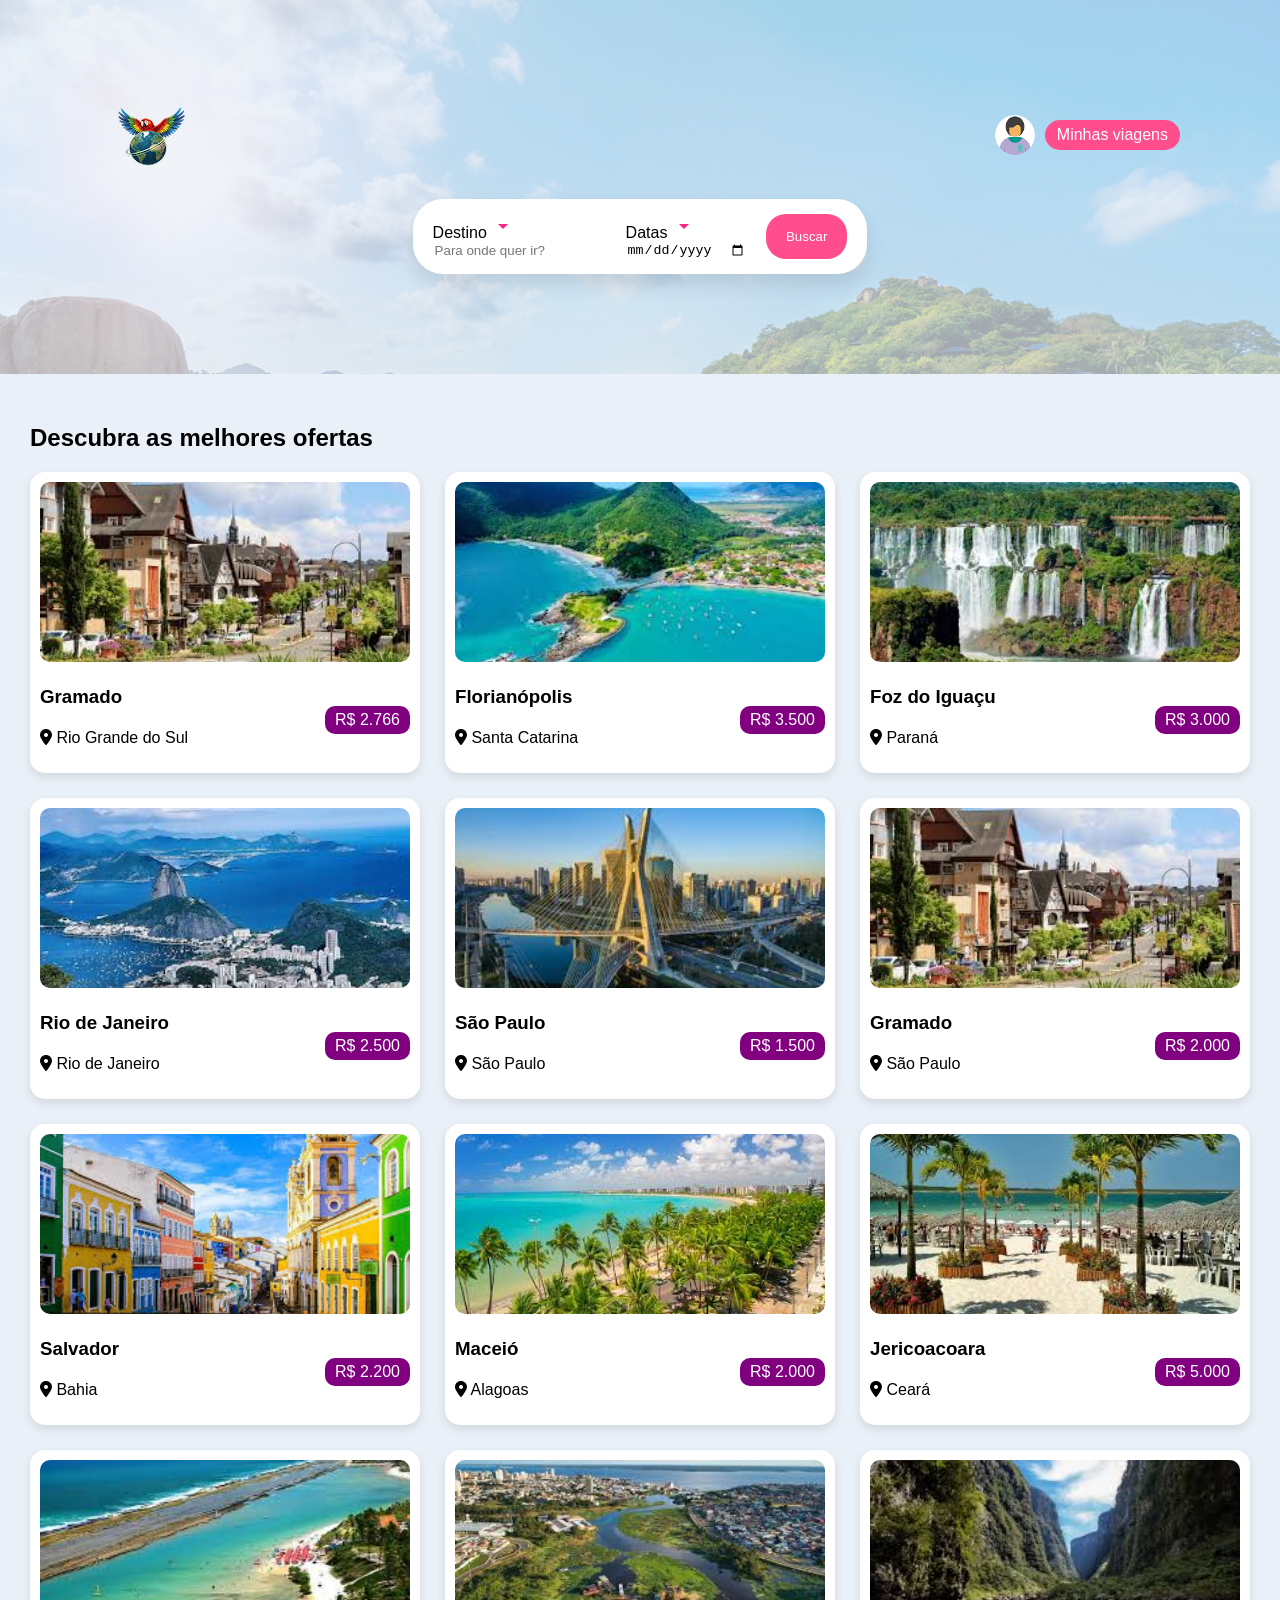
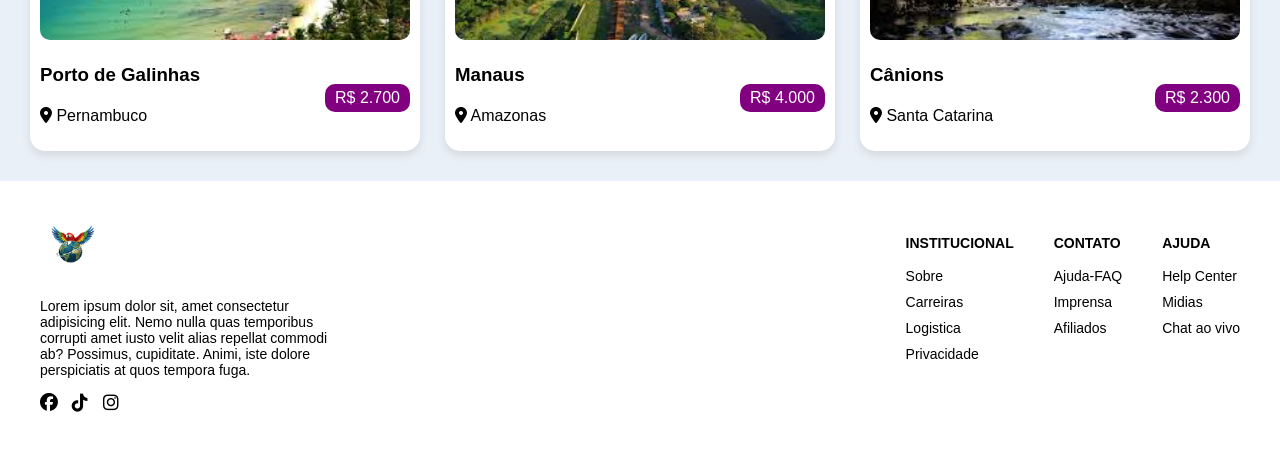
<file: pages/destinos/index.html>
<!DOCTYPE html>
<html lang="pt-br">
<head>
  <link rel="stylesheet" href="./css/style.css">
  <meta charset="UTF-8">
  <meta name="viewport" content="width=device-width, initial-scale=1.0">
    <link rel="stylesheet" href="https://cdnjs.cloudflare.com/ajax/libs/font-awesome/6.5.0/css/all.min.css">
  <title>Destino</title>
</head>
<body>

<header class="cabeca">

  <div class="conteiner">
    <nav class="nav">
      <img class="logo" src="./img/Logo.png" alt="Travel">

    <div class="nav-direita">
      <img src="./img/Ellipse 19.png" alt="Perfil" class="perfil">
      <a href="#">Minhas viagens</a>
    </div>
  </nav>

  <section class="pesquisa">
    <form class="pesquisa-form">

      <div class="campo">
        <label>Destino <img src="./img/arrow_drop_down_24dp_F72585_FILL0_wght400_GRAD0_opsz24.png" alt="Seta"></label>
        <input type="text" placeholder="Para onde quer ir?" />
      </div>

      <div class="campo">
        <label>Datas <img src="./img/arrow_drop_down_24dp_F72585_FILL0_wght400_GRAD0_opsz24.png"></label>
        <input type="date" placeholder="Quando quer ir?"  />
      </div>

      <button type="button">Buscar</button>

    </form>
  </section></div>

</header>

<section class="destinos">

  <h1>Descubra as melhores ofertas</h1>

  <div class="grid">

    <article class="card"
      data-titulo="Gramado"
      data-local="Rio Grande do Sul"
      data-descricao="Gramado, na Serra Gaúcha, é o destino perfeito para quem busca charme, clima aconchegante e experiências inesquecíveis. Com arquitetura inspirada na Europa, ótima gastronomia e atrações para todos os estilos, a cidade combina beleza e conforto na medida certa para transformar qualquer viagem em algo especial.">

      <img src="./img/gramado.jpg" alt="gramado">
      <div class="info">
      <div class="textos">
      <h3>Gramado</h3>
      <p><i class="fa-solid fa-location-dot"></i> Rio Grande do Sul</p>
      </div>
      <span class="preco">R$ 2.766</span>
      </div>
  
    </article>

      <article class="card"
      data-titulo="Florianópolis"
      data-local="Santa Catarina"
      data-descricao="Florianópolis combina praias deslumbrantes, natureza preservada e uma atmosfera leve que faz qualquer um esquecer da vida corrida. Com opções que vão de cenários tranquilos a pontos badalados, a cidade entrega o equilíbrio perfeito entre descanso, aventura e boa gastronomia.">

      <img src="./img/florianópolis.jpg" alt="florianópolis">
      <div class="info">
      <div class="textos">
      <h3>Florianópolis</h3>
      <p><i class="fa-solid fa-location-dot"></i> Santa Catarina</p>
      </div>
      <span class="preco">R$ 3.500</span>
      </div>

    </article>

      <article class="card"
      data-titulo="Foz do Iguaçu"
      data-local="Paraná"
      data-descricao="Foz do Iguaçu é o tipo de lugar que faz qualquer outro destino parecer tímido. Lar das impressionantes Cataratas do Iguaçu, a cidade combina natureza grandiosa, experiências únicas e um encontro cultural entre três países, criando uma viagem intensa, marcante e difícil de superar.">

      <img src="./img/foz-do-iguaçu.jpg" alt="Foz do Iguaçu">
      <div class="info">
      <div class="textos">
      <h3>Foz do Iguaçu</h3>
      <p><i class="fa-solid fa-location-dot"></i> Paraná</p>
      </div>
      <span class="preco">R$ 3.000</span>
      </div>

    </article>

      <article class="card"
      data-titulo="Rio de Janeiro"
      data-local="Rio de Janeiro"
      data-descricao="O Rio de Janeiro entrega um pacote que muita cidade promete e quase nenhuma cumpre: paisagens icônicas como o Cristo Redentor e o Pão de Açúcar, praias famosas e uma energia que mistura natureza e vida urbana sem esforço. É o tipo de destino que funciona tanto para relaxar quanto para viver experiências marcantes, sem precisar escolher muito.">

      <img src="./img/rio-de-janeiro.jpg" alt="Rio de Janeiro">
      <div class="info">
      <div class="textos">
      <h3>Rio de Janeiro</h3>
      <p><i class="fa-solid fa-location-dot"></i> Rio de Janeiro</p>
      </div>
      <span class="preco">R$ 2.500</span>
      </div>

    </article>

      <article class="card"
      data-titulo="São Paulo"
      data-local="São Paulo"
      data-descricao="São Paulo é o destino para quem quer variedade sem paciência para monotonia. A cidade reúne gastronomia de alto nível, cultura intensa e pontos icônicos como a Avenida Paulista, oferecendo experiências que vão do sofisticado ao alternativo em poucos quarteirões. É movimento, diversidade e oportunidade o tempo todo, do jeito que uma metrópole de verdade deveria ser.">

      <img src="./img/são-Paulo.jpg" alt="São paulo">
      <div class="info">
      <div class="textos">
      <h3>São Paulo</h3>
      <p><i class="fa-solid fa-location-dot"></i> São Paulo</p>
      </div>
      <span class="preco">R$ 1.500</span>
      </div>

    </article>

      <article class="card"
      data-titulo="Campos do Jordão"
      data-local="São Paulo"
      data-descricao="Campos do Jordão é o refúgio perfeito para quem quer um clima de montanha com um toque europeu sem sair do Brasil. Com arquitetura charmosa, clima frio e lugares como o Capivari, a cidade oferece experiências aconchegantes, boa gastronomia e aquele ar de tranquilidade que faz qualquer viagem parecer mais especial do que realmente deveria ser.">

      <img src="./img/gramado.jpg" alt="Gramado">
      <div class="info">
      <div class="textos">
      <h3>Gramado</h3>
      <p><i class="fa-solid fa-location-dot"></i> São Paulo</p>
      </div>
      <span class="preco">R$ 2.000</span>
      </div>

    </article>

      <article class="card"
      data-titulo="Salvador"
      data-local="Bahia"
      data-descricao="Salvador mistura história, cultura e energia de um jeito que pouca cidade consegue sustentar sem parecer exagero. Com cenários como o Pelourinho, praias marcantes e uma gastronomia cheia de identidade, é um destino vibrante que transforma qualquer viagem em uma experiência intensa e memorável.">

      <img src="./img/salvador.jpg" alt="Salvador">
      <div class="info">
      <div class="textos">
      <h3>Salvador</h3>
      <p><i class="fa-solid fa-location-dot"></i> Bahia</p>
      </div>
      <span class="preco">R$ 2.200</span>
      </div>

    </article>

      <article class="card"
      data-titulo="Maceió"
      data-local="Alagoas"
      data-descricao="Maceió é o tipo de destino que faz o Caribe parecer um pouco menos exclusivo. Com águas cristalinas, piscinas naturais e cenários como a Praia de Pajuçara, a cidade combina tranquilidade, beleza e uma vibe leve que transforma qualquer viagem em puro descanso com paisagens de cartão-postal.">

      <img src="./img/maceió.jpg" alt="maceió">
      <div class="info">
      <div class="textos">
      <h3>Maceió</h3>
      <p><i class="fa-solid fa-location-dot"></i> Alagoas</p>
      </div>
      <span class="preco">R$ 2.000</span>
      </div>

    </article>

      <article class="card"
      data-titulo="Jericoacoara"
      data-local="Ceará"
      data-descricao="Jericoacoara é o tipo de lugar que parece inventado por alguém cansado da vida urbana. Entre dunas, lagoas cristalinas e cenários como a Pedra Furada, o destino entrega simplicidade com beleza absurda, perfeito para quem quer desacelerar sem abrir mão de experiências memoráveis.">

      <img src="./img/jericoacoara.jpg" alt="Jericoacoara">
      <div class="info">
      <div class="textos">
      <h3>Jericoacoara</h3>
      <p><i class="fa-solid fa-location-dot"></i> Ceará</p>
      </div>
      <span class="preco">R$ 5.000</span>
      </div>

    </article>

      <article class="card"
      data-titulo="Porto de Galinhas"
      data-local="Pernambuco"
      data-descricao="Porto de Galinhas é o tipo de destino que entrega exatamente o que você espera e ainda assim consegue surpreender. Com águas cristalinas, piscinas naturais e cenários como a Piscinas Naturais de Porto de Galinhas, é perfeito para quem busca tranquilidade, beleza e aquele clima de férias que realmente funciona.">

      <img src="./img/porto-de-galinhas.jpg" alt="Porto de Galinhas">
      <div class="info">
      <div class="textos">
      <h3>Porto de Galinhas</h3>
      <p><i class="fa-solid fa-location-dot"></i> Pernambuco</p>
      </div>
      <span class="preco">R$ 2.700</span>
      </div>

    </article>

      <article class="card"
      data-titulo="Manaus"
      data-local="Amazonas"
      data-descricao="Manaus é onde a natureza decide humilhar qualquer outro destino sem esforço. Porta de entrada da Amazônia, a cidade combina cultura, história e experiências únicas como o Encontro das Águas, criando uma viagem intensa, diferente e impossível de ignorar.">

      <img src="./img/manaus.jpg" alt="Manaus">
      <div class="info">
      <div class="textos">
      <h3>Manaus</h3>
      <p><i class="fa-solid fa-location-dot"></i> Amazonas</p>
      </div>
      <span class="preco">R$ 4.000</span>
      </div>

    </article>

      <article class="card"
      data-titulo="Cânions"
      data-local="Santa Catarina"
      data-descricao="Os Cânions de Santa Catarina, na região dos Aparados da Serra e da Serra Geral, oferecem paisagens impressionantes com paredões gigantes, trilhas e mirantes de tirar o fôlego. É o destino perfeito para quem busca aventura, contato com a natureza e cenários dramáticos que fazem qualquer viagem parecer muito mais épica do que o normal.">

      <img src="./img/cânions.jpg" alt="Chapada dos Veadeiros">
      <div class="info">
      <div class="textos">
      <h3>Cânions</h3>
      <p><i class="fa-solid fa-location-dot"></i> Santa Catarina</p>
      </div>
      <span class="preco">R$ 2.300</span>
      </div>

    </article>

 
  </div>

</section>

<div id="modal" class="modal hidden">
  <div class="modal-content">
    <button class="fechar">✕</button>

    <h2 id="modal-titulo"></h2>
    <p id="modal-local"></p>
    <p id="modal-descricao"></p>
  </div>
</div>

<footer>
  <div class="conteiner-footer">
    <div class="logo">
  <img src="./img/Logo.png" alt="logo">
  <p>Lorem ipsum dolor sit, amet consectetur adipisicing elit. Nemo nulla quas temporibus corrupti amet iusto velit alias repellat commodi ab? Possimus, cupiditate. Animi, iste dolore perspiciatis at quos tempora fuga.</p>
 

          <div class="social-icons">
            <a href="#"><i class="fa-brands fa-facebook"></i></a>
            <a href="#"><i class="fa-brands fa-tiktok"></i></a>
            <a href="#"><i class="fa-brands fa-instagram"></i></a>
        </div>
 </div>

        <div class="informacoes">
          
          <div class="coluna">
            <h3>INSTITUCIONAL</h3>
            <ul>
            <li><a href="#">Sobre</a></li>
            <li><a href="#">Carreiras</a></li>
            <li><a href="#">Logistica</a></li>
            <li><a href="#">Privacidade</a></li>
            </ul>
          </div>
          

                  <div class="coluna">
            <h3>CONTATO</h3>
            <ul>
            <li><a href="#">Ajuda-FAQ</a></li>
            <li><a href="#">Imprensa</a></li>
            <li><a href="#">Afiliados</a></li>
            </ul>
          </div>

                  <div class="coluna">
            <h3>AJUDA</h3>
            <ul>
            <li><a href="#">Help Center</a></li>
            <li><a href="#">Midias</a></li>
            <li><a href="#">Chat ao vivo</a></li>
            </ul>
          </div>
        </div>
  </div>
</footer>

<script src="./js/script.js"></script>

</body>
</html>
</file>
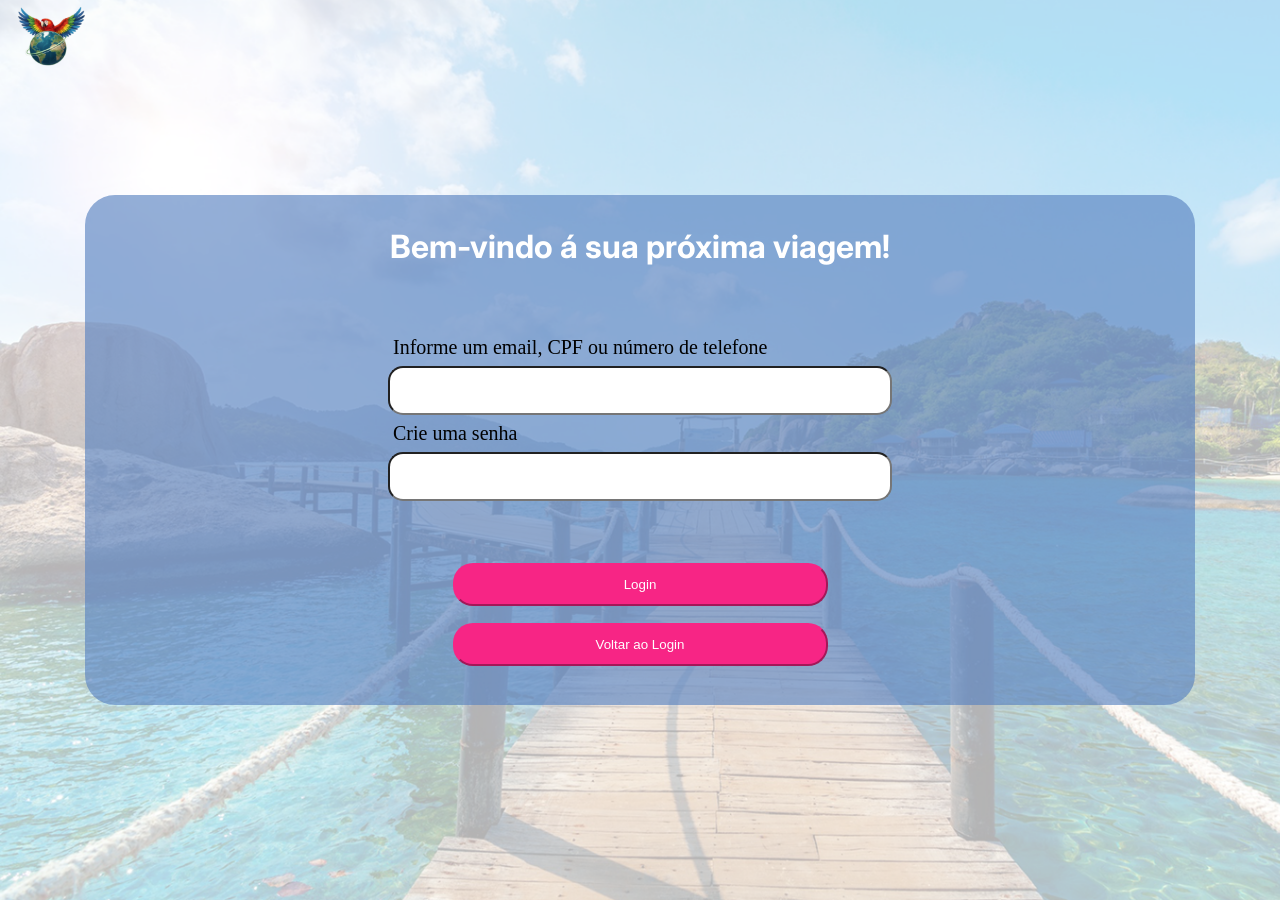
<file: pages/cadastro/cadastro.html>
<!DOCTYPE html>
<html lang="en">
<head>
    <meta charset="UTF-8">
    <meta name="viewport" content="width=device-width, initial-scale=1.0">
    <link rel="stylesheet" href="../cadastro/css/cadastro.css">
    <title>Document</title>
</head>
<body>
    <header class="logo">
        <img src="./img/img.svg" alt="logoBrasilGO">
    </header>
    <div class="cadastro">
        <form class="form" action="">
            <h1 class="bemvindo">Bem-vindo á sua próxima viagem!</h1>
             <div class="input-login">
                <label class="label" for="informe">Informe um email, CPF ou número de telefone</label>
                <input type="text" placeholder="" required>
            </div>
            <div class="input-login">
                <label class="label" for="senha">Crie uma senha</label>
                <input type="password" placeholder="" required>
            </div>
            <div class="botoes">
                <button class="botao" type="submit">Login</button>
                <button class="botaodois" type="voltar">Voltar ao Login</button>
            </div>
        </form>
    </div>
</body>
</html>
</file>
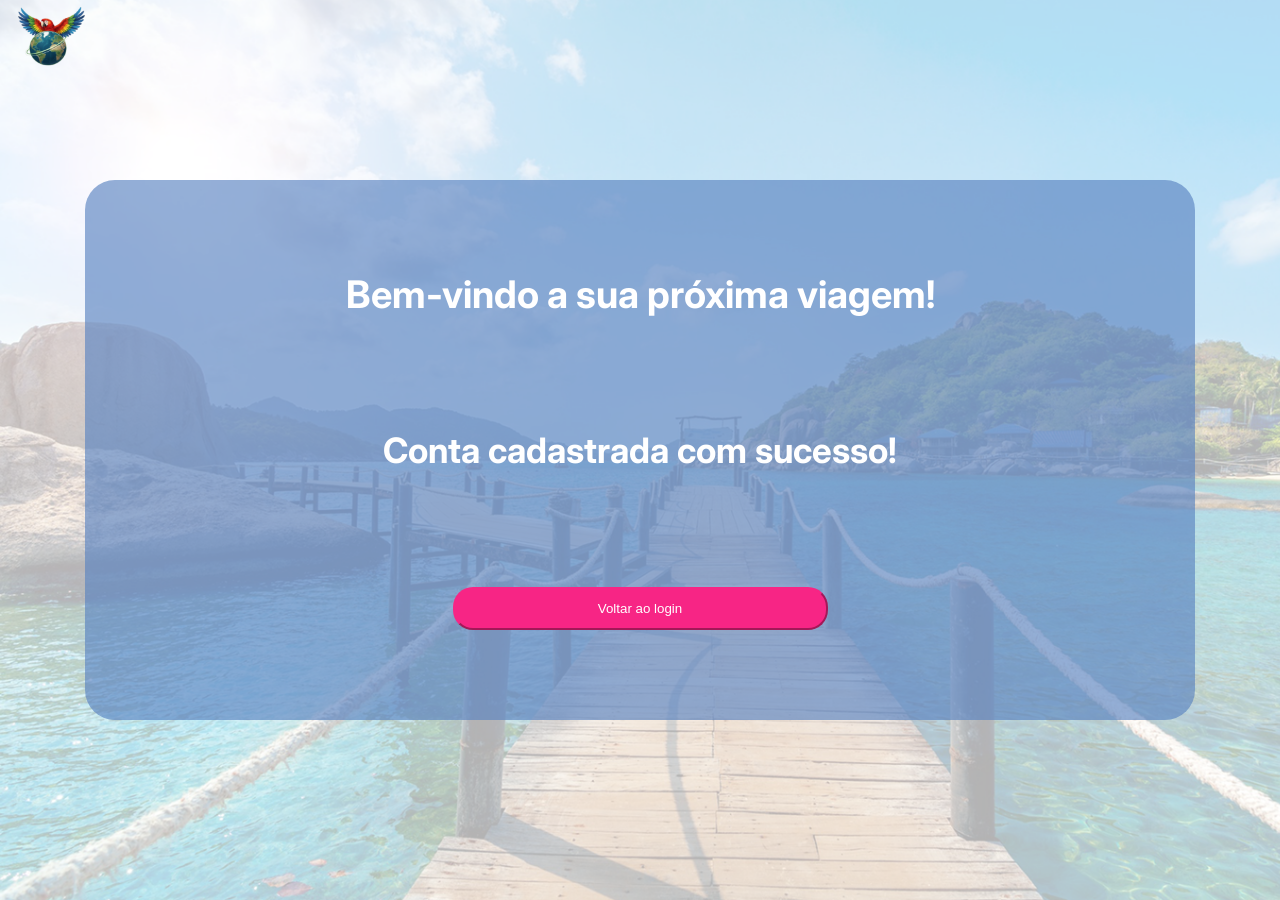
<file: pages/cadastrook/cadastrook.html>
<!DOCTYPE html>
<html lang="en">
<head>
    <meta charset="UTF-8">
    <meta name="viewport" content="width=device-width, initial-scale=1.0">
    <link rel="stylesheet" href="../cadastrook/css/cadastrook.css"/>
    <title>Cadastro ok</title>
</head>
<body>
    <header class="logotipobr">
        <img src="./img/img.svg" alt="logoBrasilGO">
    </header>
    <div class="cadastrook">
        <h1 class="primeira">Bem-vindo a sua próxima viagem!</h1>
        <h2 class="segunda">Conta cadastrada com sucesso!</h2>
        <button class="botaologin">Voltar ao login</button>
    </div>
</body>
</html>
</file>
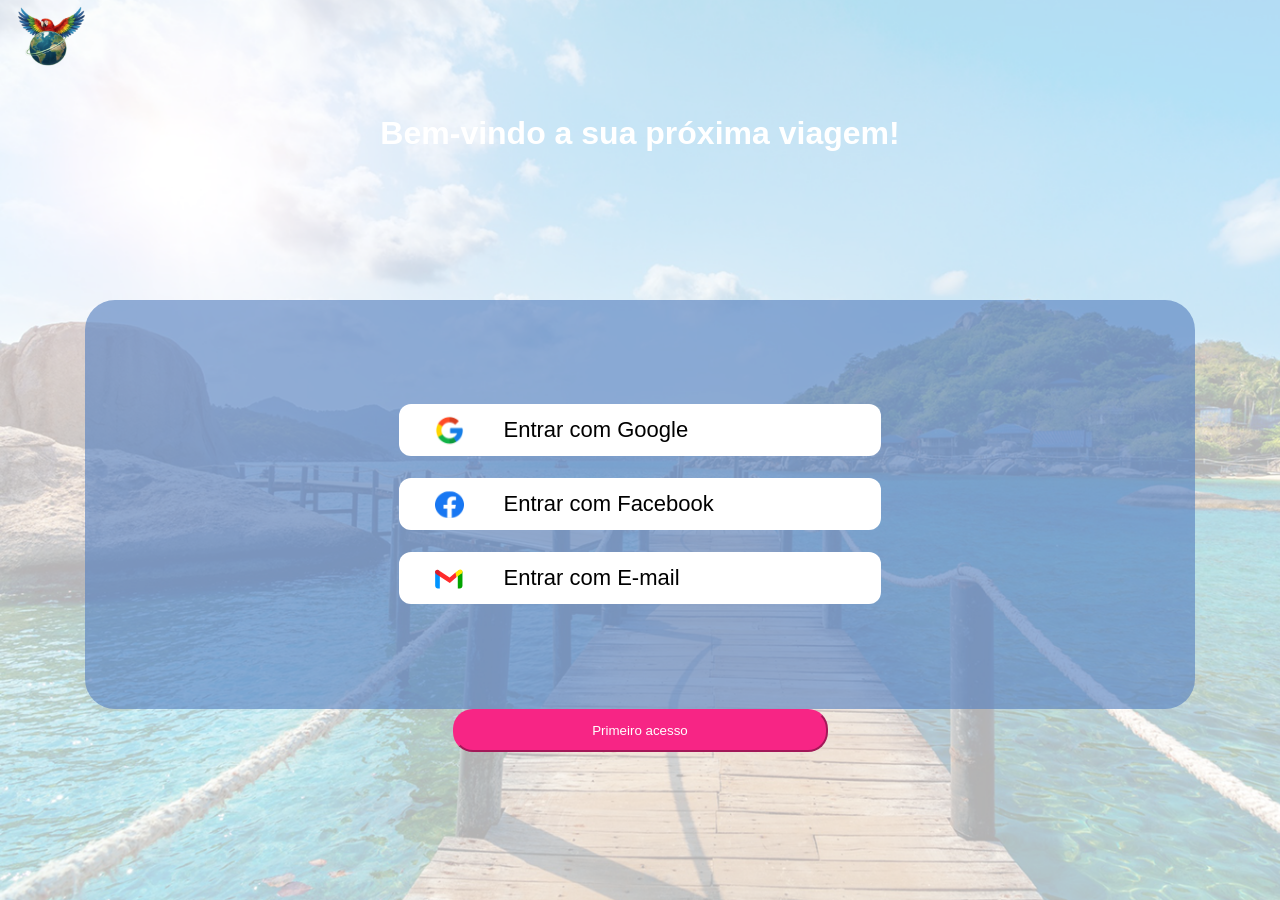
<file: pages/login/login.html>
<!DOCTYPE html>
<html lang="en">
<head>
    <meta charset="UTF-8">
    <meta name="viewport" content="width=device-width, initial-scale=1.0">
    <link rel="stylesheet" href="./css/login.css"/>
    <title>login</title>
</head>
<body>
    <header class="logotipo">
        <img src="./img/img.svg" alt="logoBrasilGO">
    </header>
        <h1 class="bemvindo">Bem-vindo a sua próxima viagem!</h1>
            <div class="coluna-acesso">
                <ul class="icons">
                    <li class="um">
                        <img src="./img/google 1.svg">
                        <span class="entrar-com">Entrar com Google</span>
                    </li>
                    <li class="um">
                        <img src="./img/facebook 2.svg">
                        <span class="entrar-com">Entrar com Facebook</span>
                    </li>
                    <li class="um">
                        <img src="./img/Group 2.svg">
                        <span class="entrar-com">Entrar com E-mail</span>
                    </li>
                </ul>
            </div>
            <div class="botao">
                <button class="botao-acesso">Primeiro acesso</button>
            </div>
</body>
</html>
</file>
<file: pages/destinos/css/style.css>
body {
  margin: 0;
  font-family: Arial, sans-serif;
  background: #eaf0f7;
}

.cabeca{
  padding: 100px;
  background: url(./../img/image\ 7.png);
  background-repeat: no-repeat;
  background-size: cover;
}

.conteiner-footer{
  display: flex;
  max-width: 1400px;
  margin: 0 auto;
  justify-content: space-between;
}
.conteiner{
  display: grid;
  max-width: 1400px;
  margin: 0 auto;
}


.nav {
  display: flex;
  justify-content: space-between;
  align-items: center;
}

.logo img {
  width: 900px;
}

.nav-direita {
  display: flex;
  align-items: center;
  gap: 10px;
}

.perfil {
  width: 40px;
  border-radius: 50%;
}

.nav a {
  background: #ff4d8d;
  color: white;
  padding: 6px 12px;
  border-radius: 20px;
  text-decoration: none;
}

.pesquisa {
  display: flex;
  justify-content: center;
  margin-top: 30px;
}

.pesquisa-form {
  display: flex;
  gap: 20px;
  background: white;
  padding: 15px 20px;
  border-radius: 30px;
  box-shadow: 0 10px 20px rgba(0,0,0,0.1);
}

.campo {
  display: flex;
  flex-direction: column;
}

input {
  border: none;
  outline: none;
}

button {
  background: #ff4d8d;
  border: none;
  color: white;
  padding: 10px 20px;
  border-radius: 20px;
  cursor: pointer;
}

/* DESTINOS */
.destinos {
  padding: 30px;
  max-width: 1400px;
  margin: 0px auto;
}



.grid {
  max-width: 1400px;
  margin: 0px auto;
  display: grid;
  grid-template-columns: repeat(3, 1fr);
  gap: 25px;
}

/* CARD */
.card {
  background: white;
  border-radius: 15px;
  padding: 10px;
  cursor: pointer;
  box-shadow: 0 4px 10px rgba(0,0,0,0.1);
  transition: 0.2s;
}

.card:hover {
  transform: translateY(-5px);
}

.card img {
  width: 100%;
  height: 180px;
  object-fit: cover;
  border-radius: 10px;
}

.card h3 {
  margin: 10px 0 5px;
}



.preco {
  background: purple;
  color: white;
  padding: 5px 10px;
  border-radius: 10px;
}

.info {
  display: flex;
  justify-content: space-between;
  align-items: center;
  margin-top: 10px;
}

.textos {
  display: flex;
  flex-direction: column;
}

/* MODAL */
.modal {
  position: fixed;
  top: 0;
  left: 0;
  width: 100%;
  height: 100%;
  background: rgba(0,0,0,0.6);

  display: flex;
  justify-content: center;
  align-items: center;
}

.hidden {
  display: none;
}

.modal-content {
  background: white;
  padding: 20px;
  border-radius: 12px;
  width: 300px;
  position: relative;
}

.fechar {
  position: absolute;
  top: 10px;
  right: 10px;
  border: none;
  background: none;
  cursor: pointer;
  font-size: 20px;
  color: black;
  cursor: pointer;
}

.fechar {
  background: none;
}

footer {
  background: white;
  color: black;
  padding: 40px;
}

/* ORGANIZA TUDO */


/* BLOCO ESQUERDA */
.logo {
  max-width: 300px;
}

.logo img {
  width: 60px;
  margin-bottom: 15px;
}

.logo p {
  font-size: 14px;
  color: black;
}

/* REDES SOCIAIS */
.social-icons {
  margin-top: 15px;
}

.social-icons a {
  margin-right: 10px;
  color: black;
  font-size: 18px;
}

.social-icons a:hover {
  color: black;
}

/* COLUNAS */
.informacoes {
  display: flex;
  gap: 40px;
}

.coluna h3 {
  font-size: 14px;
  margin-bottom: 10px;
}

.coluna ul {
  list-style: none;
  padding: 0;
}

.coluna li {
  margin-bottom: 8px;
}

.coluna a {
  text-decoration: none;
  color: black;
  font-size: 14px;
}

.coluna a:hover {
  color: black;
}
</file>
<file: pages/cadastro/css/cadastro.css>
@import url('https://fonts.googleapis.com/css2?family=Inter:ital,opsz,wght@0,14..32,100..900;1,14..32,100..900&family=Righteous&family=Sarala:wght@400;700&display=swap');

* {
    margin: 0;
    padding: 0;
}

body {
    background-image: url("../img/image.png");
    background-repeat: no-repeat;
    background-size: cover;
    height: 100vh;
    display: grid;
    justify-content: center;
}

.logo {
  position: absolute;
  top: 0px;  
  left: 0px; 
  width: 100px; 
}

.cadastro {
    display: grid;
    justify-items: center;
    align-self: center;
    align-content: center;
    border-radius: 30px;
    height: 450px;
    width: 1050px;
    padding: 30px;
    background: rgb(88,130,193,0.64);
    text-align: center;
}

.bemvindo{
    font-family: 'Inter', sans-serif;
    color: white;
    font-size: 48;
    width: 801px;
    height: 58px;
    display: grid;
    align-items: center;
    justify-content: center;
    flex-direction: column;
    margin-top: -2%;
}

.input-login{
    color: #000000
}
.input-senha{
    color: #000000;
}

.botao {
    width: 375px;
    height: 43px;  
    background-color: #F72585;
    color: white;
    border-radius: 20px;
    border-color:#F72585;
    justify-self: center;
} 

.botaodois{
    width: 375px;
    height: 43px;  
    background-color: #F72585;
    color: white;
    border-radius: 20px;
    border-color:#F72585;
    justify-self: center;
}

.botoes {
    display: flex;
    flex-direction: column;
    align-items: center;
    gap: 17px;
    margin-top: 115px;
}

.form{
    display: grid;
    text-align: left;  
    justify-items: center;
}

.input-login{
    font-size: 20px;
    transform: translateY(60px);
}

.label{
    display: grid;
    margin-left: 12px;
}

.input-login > input{
  width: 500px;
  height: 45px;
  border-radius: 15px;
  margin: 7px;
}
</file>
<file: pages/cadastrook/css/cadastrook.css>
@import url('https://fonts.googleapis.com/css2?family=Inter:ital,opsz,wght@0,14..32,100..900;1,14..32,100..900&family=Righteous&family=Sarala:wght@400;700&display=swap');

* {
    margin: 0;
    padding: 0;
}

body {
    background-image: url("../img/image.png");
    background-repeat: no-repeat;
    background-size: cover;
    height: 100vh;
    display: grid;
    justify-content: center;
    font-family: 'Inter', sans-serif;
}

.logotipobr {
  position: absolute;
  top: 0px;  
  left: 0px; 
  width: 100px; 
}

.cadastrook {
    display: grid;
    justify-items: center;
    align-self: center;
    align-content: center;
    border-radius: 30px;
    height: 480px;
    width: 1050px;
    padding: 30px;
    background: rgb(88,130,193,0.64);
    text-align: center;
    gap: 100px;
}


h1 {
    width: 801px;
    height: 58px;
    color: white;
    font-size: 38px;
}

.segunda {
    width: 783px;
    height: 58px;
    color: white;
    font-size: 35px;
}

.botaologin {
    width: 375px;
    height: 43px;  
    background-color: #F72585;
    color: white;
    border-radius: 20px;
    border-color:#F72585;
    justify-self: center;
}
</file>
<file: pages/login/css/login.css>
* {
    margin: 0;
    padding: 0;
}

body {
    background-image: url("../img/image.png");
    background-repeat: no-repeat;
    background-size: cover;
    height: 100vh;
    display: grid;
    justify-content: center;
}

.logotipo {
  position: absolute;
  top: 0px;  
  left: 0px; 
  width: 100px; 
}

.coluna-acesso {
    display: grid;
    justify-items: center;
    align-items: center;
    border-radius: 30px;
    gap: 90px;
    width: 1050px;
    padding: 30px;
    background: rgb(88,130,193,0.64);
    text-align: center;
    font-family: 'Inter', sans-serif;
    font-size: 22px;
}

.icons {
    display: flex;
    flex-direction: column;
    gap: 22px;
}

.um {
    display: flex;
    align-items: center;
    padding: 16px;
    background-color: white;
    width: 450px;
    height: 20px;
    border-radius: 12px;
}

.um img {
    text-align: left;
    margin-left: 20px;
    width: 28.5px;
    height: 28.5px;
}
.bemvindo{
    font-family: 'Inter', sans-serif;
    text-align: center;
    margin-top: 115px;
    color: white;
}

.botao-acesso{
    width: 375px;
    height: 43px;  
    background-color: #F72585;
    color: white;
    border-radius: 20px;
    border-color:#F72585;
}

.botao{
    justify-self: center;
}

.entrar-com{
    text-align: left;
    margin-left: 40px;
}
</file>
